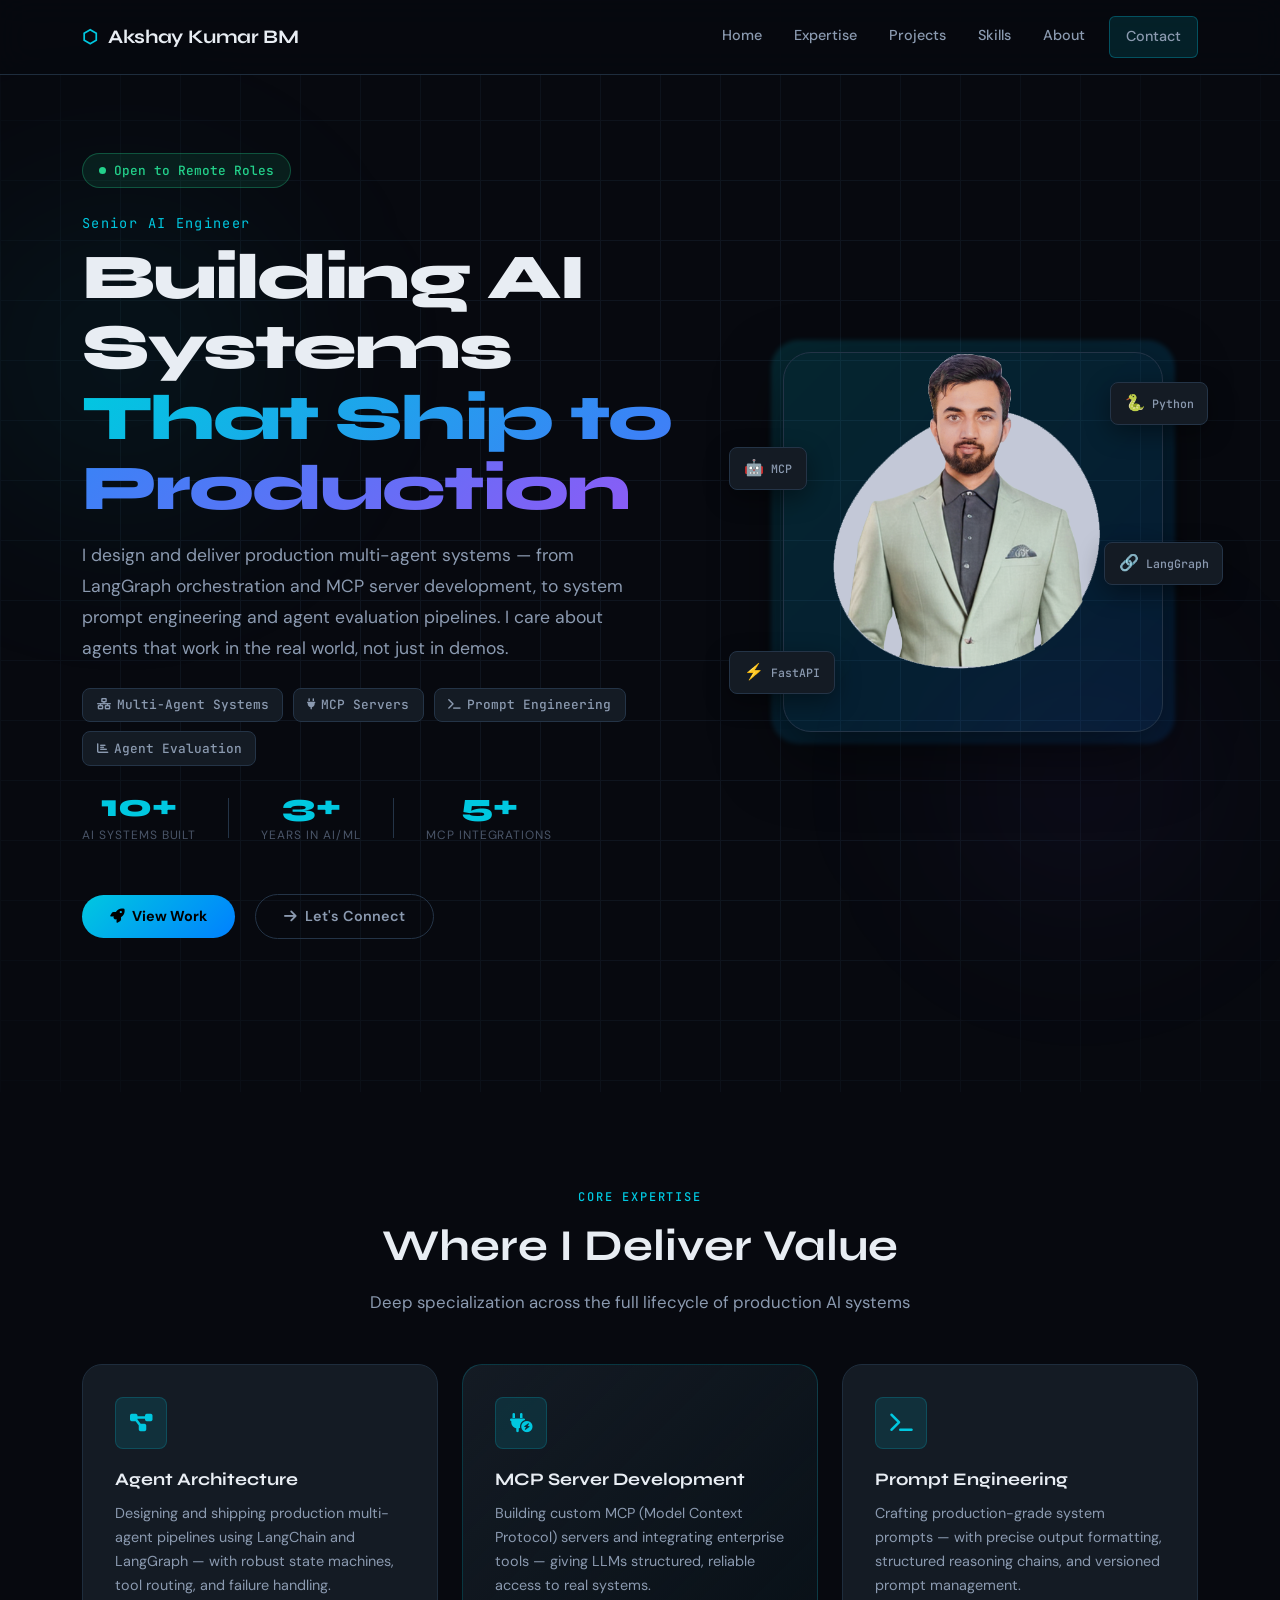
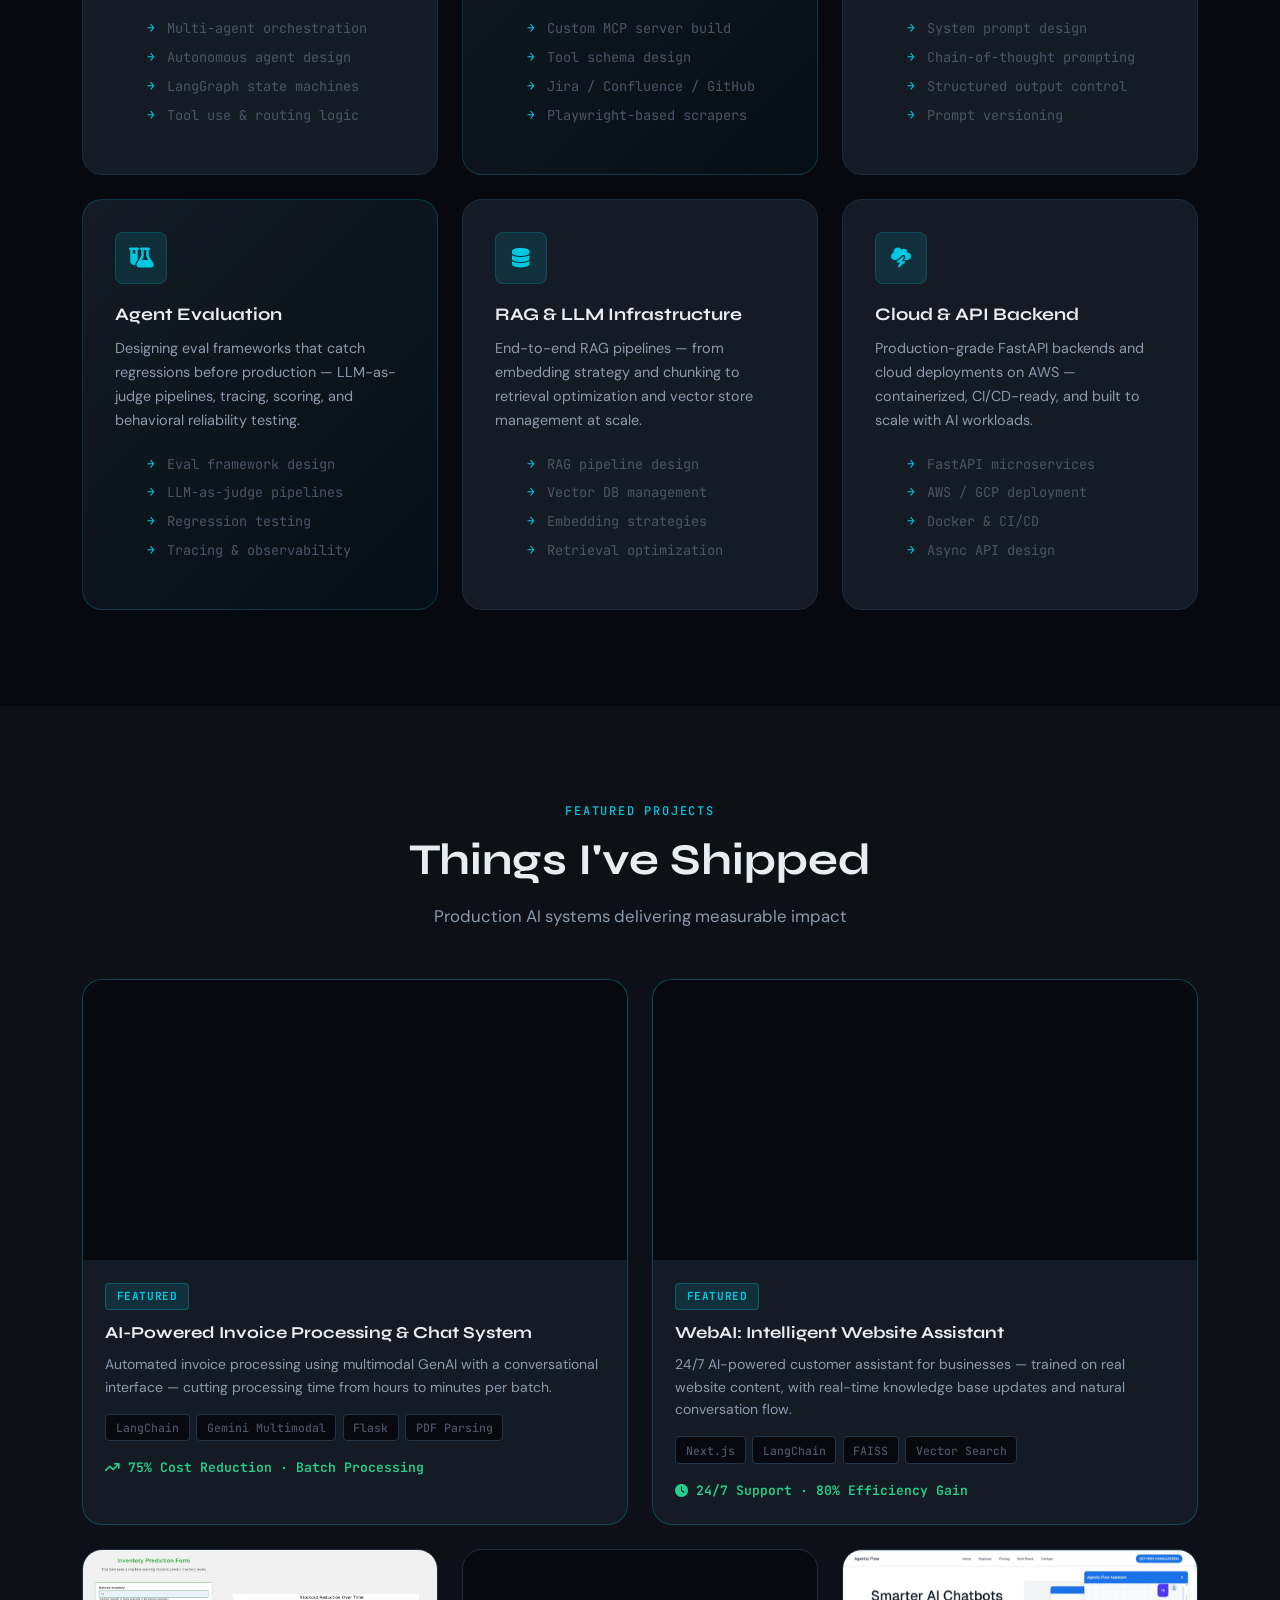
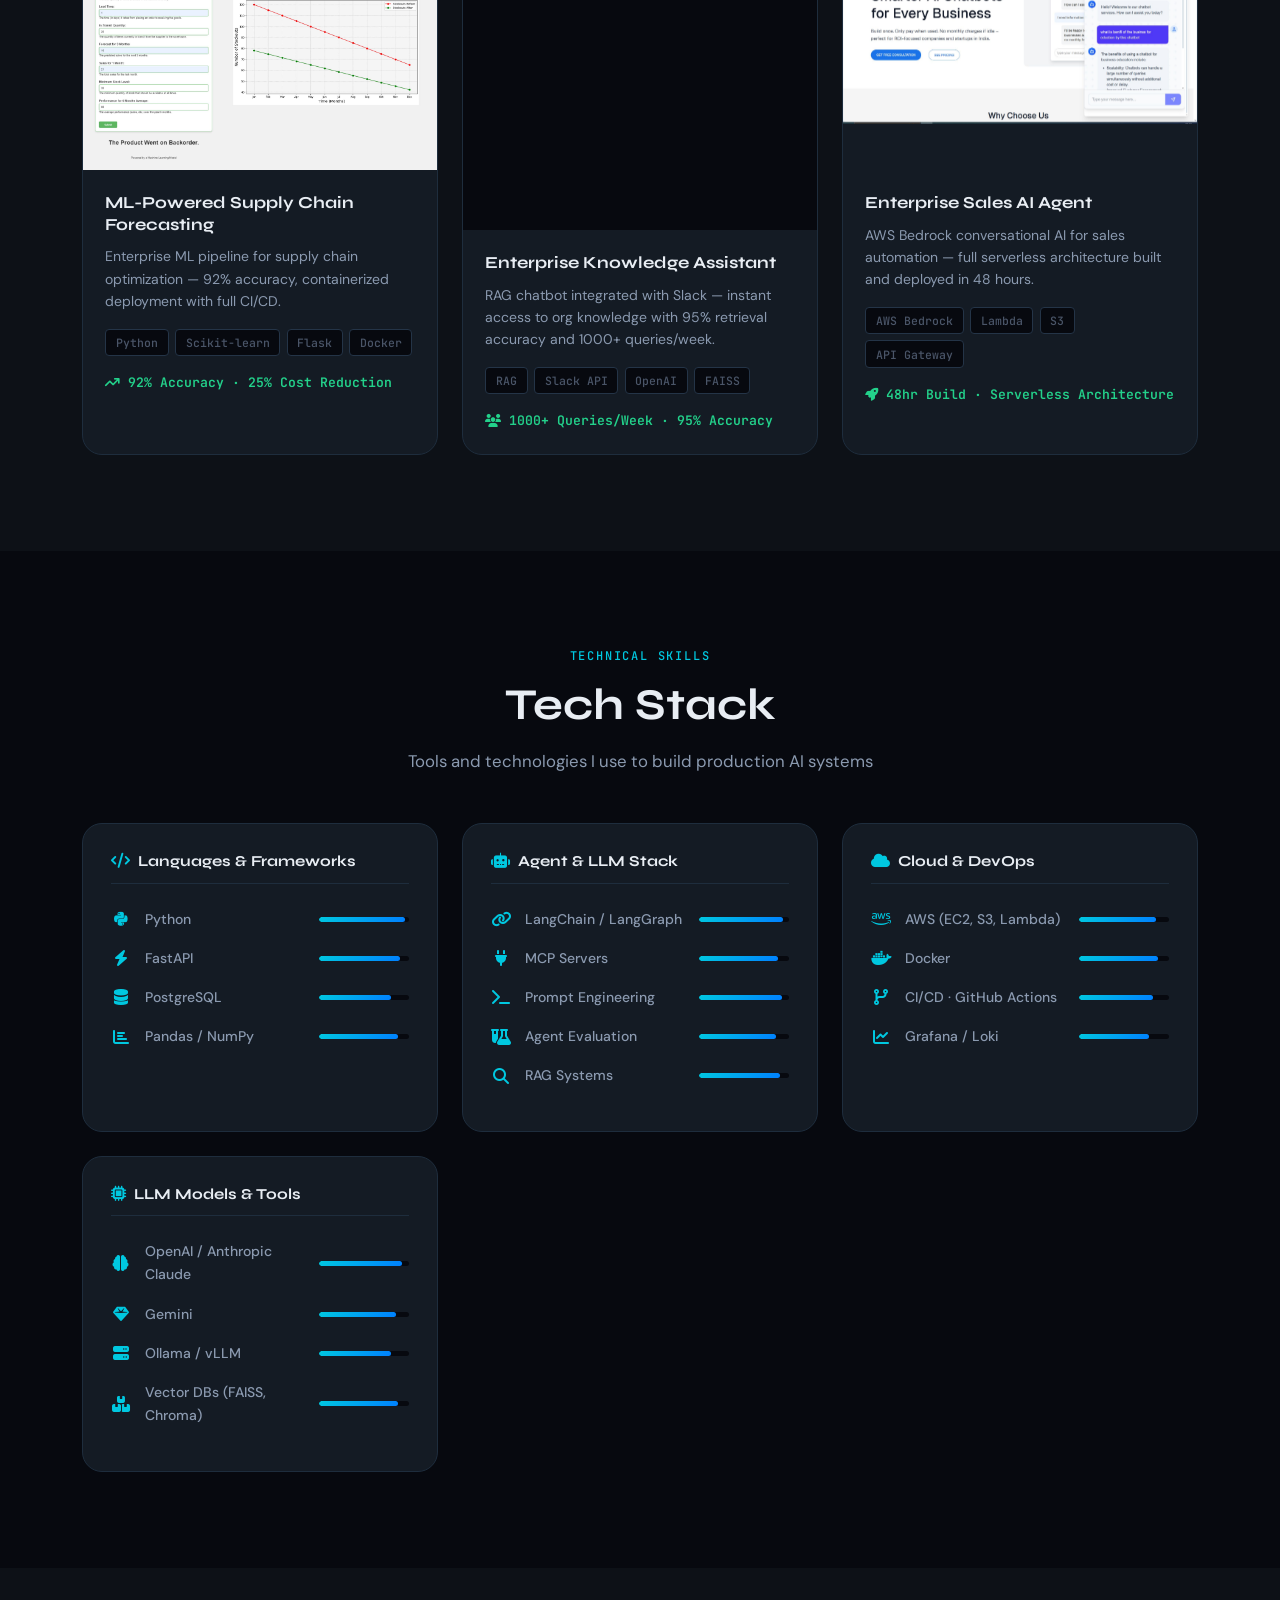
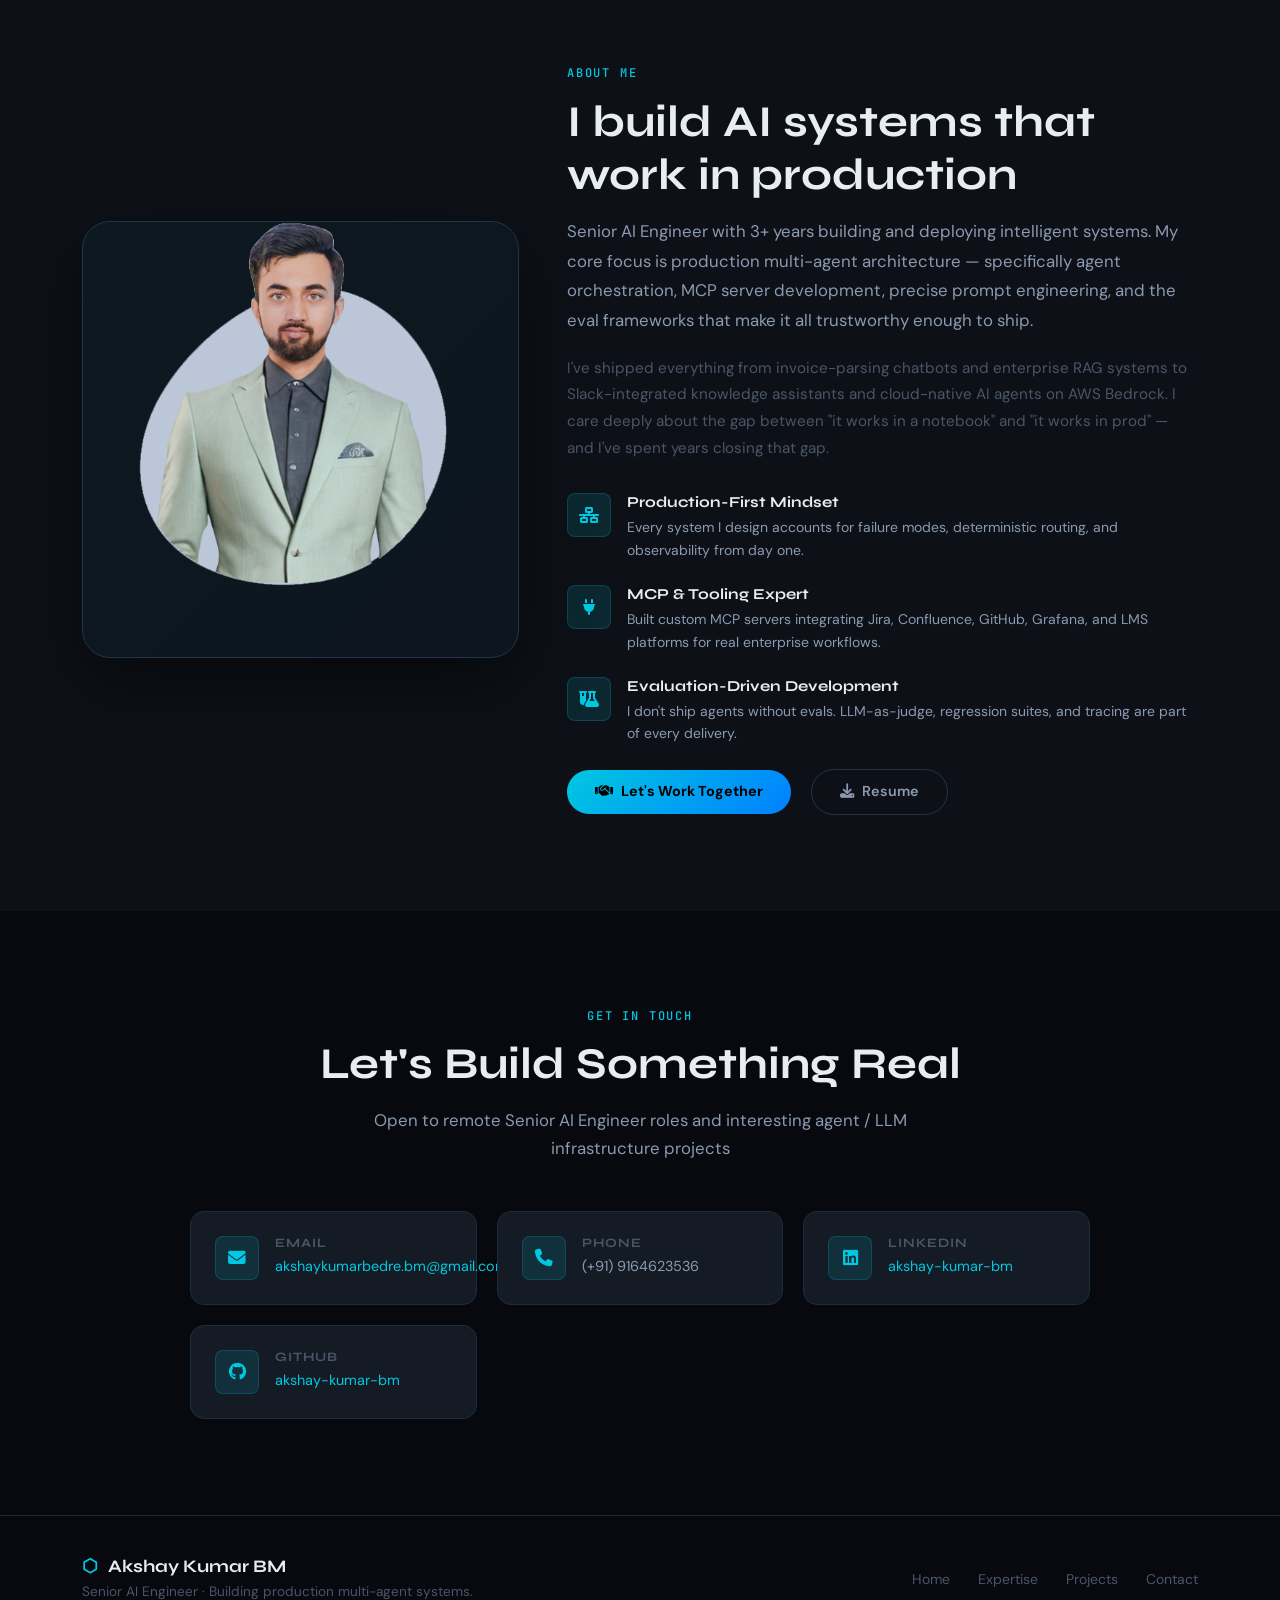
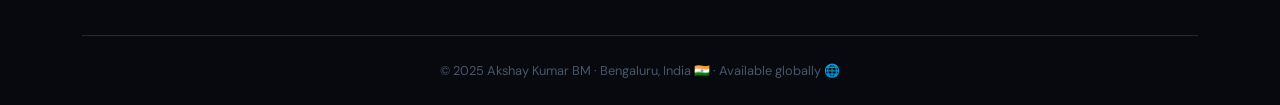
<file: index.html>
<!DOCTYPE html>
<html lang="en">

<head>
    <meta charset="UTF-8">
    <meta name="viewport" content="width=device-width, initial-scale=1.0">
    <title>Akshay Kumar BM — Senior AI Engineer</title>
    <meta name="description" content="Senior AI Engineer specializing in production multi-agent systems, MCP server development, prompt engineering, and agent evaluation. Available for remote roles.">
    <link rel="icon" href="images/about/briefcase.png">
    <link href="https://fonts.googleapis.com/css2?family=Syne:wght@400;500;600;700;800&family=DM+Sans:ital,wght@0,300;0,400;0,500;1,400&family=JetBrains+Mono:wght@400;500&display=swap" rel="stylesheet">
    <link href="https://cdn.jsdelivr.net/npm/bootstrap@5.3.0-alpha1/dist/css/bootstrap.min.css" rel="stylesheet">
    <link rel="stylesheet" href="https://cdnjs.cloudflare.com/ajax/libs/font-awesome/6.4.0/css/all.min.css">
    <link href="styles.css" rel="stylesheet">
    <script type="text/javascript" src="javascipth.js"></script>

    <!-- Google Analytics -->
    <script async src="https://www.googletagmanager.com/gtag/js?id=G-5DHSN7G1JT"></script>
    <script>
        window.dataLayer = window.dataLayer || [];
        function gtag(){dataLayer.push(arguments);}
        gtag('js', new Date());
        gtag('config', 'G-5DHSN7G1JT');
    </script>
</head>

<body>

    <!-- Scroll progress bar -->
    <div class="scroll-progress"></div>

    <!-- Navigation -->
    <nav class="navbar navbar-expand-lg navbar-dark fixed-top">
        <div class="container">
            <a class="navbar-brand" href="#home">
                <span class="brand-icon">⬡</span> Akshay Kumar BM
            </a>
            <button class="navbar-toggler" type="button" data-bs-toggle="collapse" data-bs-target="#navbarNav">
                <span class="navbar-toggler-icon"></span>
            </button>
            <div class="collapse navbar-collapse justify-content-end" id="navbarNav">
                <ul class="navbar-nav">
                    <li class="nav-item"><a class="nav-link" href="#home">Home</a></li>
                    <li class="nav-item"><a class="nav-link" href="#expertise">Expertise</a></li>
                    <li class="nav-item"><a class="nav-link" href="#projects">Projects</a></li>
                    <li class="nav-item"><a class="nav-link" href="#skills">Skills</a></li>
                    <li class="nav-item"><a class="nav-link" href="#about">About</a></li>
                    <li class="nav-item">
                        <a class="nav-link nav-cta" href="#contact">Contact</a>
                    </li>
                </ul>
            </div>
        </div>
    </nav>

    <!-- Hero Section -->
    <section id="home" class="hero-section">
        <div class="hero-grid-bg"></div>
        <div class="hero-glow hero-glow-1"></div>
        <div class="hero-glow hero-glow-2"></div>
        <div class="container">
            <div class="row align-items-center min-vh-100">
                <div class="col-lg-7 hero-content">
                    <div class="status-badge mb-4">
                        <span class="status-dot"></span>
                        Open to Remote Roles
                    </div>
                    <div class="hero-label mb-2">Senior AI Engineer</div>
                    <h1 class="hero-title mb-3">
                        Building AI Systems<br>
                        <span class="highlight-text">That Ship to Production</span>
                    </h1>
                    <p class="hero-subtitle mb-4">
                        I design and deliver production multi-agent systems — from LangGraph orchestration and 
                        MCP server development, to system prompt engineering and agent evaluation pipelines. 
                        I care about agents that work in the real world, not just in demos.
                    </p>
                    <div class="hero-tags mb-4">
                        <span class="hero-tag"><i class="fas fa-network-wired"></i> Multi-Agent Systems</span>
                        <span class="hero-tag"><i class="fas fa-plug"></i> MCP Servers</span>
                        <span class="hero-tag"><i class="fas fa-terminal"></i> Prompt Engineering</span>
                        <span class="hero-tag"><i class="fas fa-chart-bar"></i> Agent Evaluation</span>
                    </div>
                    <div class="hero-stats mb-5">
                        <div class="stat-item">
                            <div class="stat-number">10+</div>
                            <div class="stat-label">AI Systems Built</div>
                        </div>
                        <div class="stat-divider"></div>
                        <div class="stat-item">
                            <div class="stat-number">3+</div>
                            <div class="stat-label">Years in AI/ML</div>
                        </div>
                        <div class="stat-divider"></div>
                        <div class="stat-item">
                            <div class="stat-number">5+</div>
                            <div class="stat-label">MCP Integrations</div>
                        </div>
                    </div>
                    <div class="cta-buttons">
                        <a href="#projects" class="btn btn-primary btn-lg me-3">
                            <i class="fas fa-rocket me-2"></i>View Work
                        </a>
                        <a href="#contact" class="btn btn-outline-light btn-lg">
                            <i class="fas fa-arrow-right me-2"></i>Let's Connect
                        </a>
                    </div>
                </div>
                <div class="col-lg-5 text-center mt-5 mt-lg-0">
                    <div class="hero-image-container">
                        <div class="hero-image-ring"></div>
                        <img src="images/about/akshay.png" alt="Akshay Kumar BM — Senior AI Engineer" class="hero-image">
                        <div class="floating-elements">
                            <div class="floating-card fc-top-right">
                                <span class="fc-icon">🐍</span>
                                <span class="fc-label">Python</span>
                            </div>
                            <div class="floating-card fc-mid-right">
                                <span class="fc-icon">🔗</span>
                                <span class="fc-label">LangGraph</span>
                            </div>
                            <div class="floating-card fc-bottom-left">
                                <span class="fc-icon">⚡</span>
                                <span class="fc-label">FastAPI</span>
                            </div>
                            <div class="floating-card fc-top-left">
                                <span class="fc-icon">🤖</span>
                                <span class="fc-label">MCP</span>
                            </div>
                        </div>
                    </div>
                </div>
            </div>
        </div>
    </section>

    <!-- Expertise Section -->
    <section id="expertise" class="expertise-section">
        <div class="container">
            <div class="section-header text-center mb-5">
                <div class="section-label">Core Expertise</div>
                <h2 class="section-title">Where I Deliver Value</h2>
                <p class="section-subtitle">Deep specialization across the full lifecycle of production AI systems</p>
            </div>
            <div class="row g-4">
                <div class="col-lg-4 col-md-6">
                    <div class="expertise-card">
                        <div class="expertise-icon">
                            <i class="fas fa-diagram-project"></i>
                        </div>
                        <h4>Agent Architecture</h4>
                        <p>Designing and shipping production multi-agent pipelines using LangChain and LangGraph — with robust state machines, tool routing, and failure handling.</p>
                        <ul class="expertise-list">
                            <li>Multi-agent orchestration</li>
                            <li>Autonomous agent design</li>
                            <li>LangGraph state machines</li>
                            <li>Tool use & routing logic</li>
                        </ul>
                    </div>
                </div>
                <div class="col-lg-4 col-md-6">
                    <div class="expertise-card expertise-card--highlight">
                        <div class="expertise-icon">
                            <i class="fas fa-plug-circle-bolt"></i>
                        </div>
                        <h4>MCP Server Development</h4>
                        <p>Building custom MCP (Model Context Protocol) servers and integrating enterprise tools — giving LLMs structured, reliable access to real systems.</p>
                        <ul class="expertise-list">
                            <li>Custom MCP server build</li>
                            <li>Tool schema design</li>
                            <li>Jira / Confluence / GitHub</li>
                            <li>Playwright-based scrapers</li>
                        </ul>
                    </div>
                </div>
                <div class="col-lg-4 col-md-6">
                    <div class="expertise-card">
                        <div class="expertise-icon">
                            <i class="fas fa-terminal"></i>
                        </div>
                        <h4>Prompt Engineering</h4>
                        <p>Crafting production-grade system prompts — with precise output formatting, structured reasoning chains, and versioned prompt management.</p>
                        <ul class="expertise-list">
                            <li>System prompt design</li>
                            <li>Chain-of-thought prompting</li>
                            <li>Structured output control</li>
                            <li>Prompt versioning</li>
                        </ul>
                    </div>
                </div>
                <div class="col-lg-4 col-md-6">
                    <div class="expertise-card expertise-card--highlight">
                        <div class="expertise-icon">
                            <i class="fas fa-flask-vial"></i>
                        </div>
                        <h4>Agent Evaluation</h4>
                        <p>Designing eval frameworks that catch regressions before production — LLM-as-judge pipelines, tracing, scoring, and behavioral reliability testing.</p>
                        <ul class="expertise-list">
                            <li>Eval framework design</li>
                            <li>LLM-as-judge pipelines</li>
                            <li>Regression testing</li>
                            <li>Tracing & observability</li>
                        </ul>
                    </div>
                </div>
                <div class="col-lg-4 col-md-6">
                    <div class="expertise-card">
                        <div class="expertise-icon">
                            <i class="fas fa-database"></i>
                        </div>
                        <h4>RAG & LLM Infrastructure</h4>
                        <p>End-to-end RAG pipelines — from embedding strategy and chunking to retrieval optimization and vector store management at scale.</p>
                        <ul class="expertise-list">
                            <li>RAG pipeline design</li>
                            <li>Vector DB management</li>
                            <li>Embedding strategies</li>
                            <li>Retrieval optimization</li>
                        </ul>
                    </div>
                </div>
                <div class="col-lg-4 col-md-6">
                    <div class="expertise-card">
                        <div class="expertise-icon">
                            <i class="fas fa-cloud-bolt"></i>
                        </div>
                        <h4>Cloud & API Backend</h4>
                        <p>Production-grade FastAPI backends and cloud deployments on AWS — containerized, CI/CD-ready, and built to scale with AI workloads.</p>
                        <ul class="expertise-list">
                            <li>FastAPI microservices</li>
                            <li>AWS / GCP deployment</li>
                            <li>Docker & CI/CD</li>
                            <li>Async API design</li>
                        </ul>
                    </div>
                </div>
            </div>
        </div>
    </section>

    <!-- Projects Section -->
    <section id="projects" class="projects-section">
        <div class="container">
            <div class="section-header text-center mb-5">
                <div class="section-label">Featured Projects</div>
                <h2 class="section-title">Things I've Shipped</h2>
                <p class="section-subtitle">Production AI systems delivering measurable impact</p>
            </div>
            <div class="row g-4">
                <!-- Project 1: Invoice Processing System -->
                <div class="col-lg-6">
                    <div class="project-card featured">
                        <div class="project-video">
                            <iframe src="https://www.linkedin.com/embed/feed/update/urn:li:ugcPost:7331622096768249856?compact=1"
                                    height="300" width="100%" frameborder="0" allowfullscreen
                                    title="AI-Powered Invoice Processing Demo"></iframe>
                            <div class="project-overlay">
                                <div class="project-actions">
                                    <button class="btn btn-sm" onclick="showProjectDetails('invoiceProcessing')">
                                        <i class="fas fa-info-circle me-1"></i>Details
                                    </button>
                                </div>
                            </div>
                        </div>
                        <div class="project-content">
                            <div class="project-badge">Featured</div>
                            <h4>AI-Powered Invoice Processing & Chat System</h4>
                            <p>Automated invoice processing using multimodal GenAI with a conversational interface — cutting processing time from hours to minutes per batch.</p>
                            <div class="project-tech">
                                <span class="tech-tag">LangChain</span>
                                <span class="tech-tag">Gemini Multimodal</span>
                                <span class="tech-tag">Flask</span>
                                <span class="tech-tag">PDF Parsing</span>
                            </div>
                            <div class="project-impact">
                                <i class="fas fa-arrow-trend-up me-2"></i>75% Cost Reduction · Batch Processing
                            </div>
                        </div>
                    </div>
                </div>

                <!-- Project 2: WebAI Restaurant Platform -->
                <div class="col-lg-6">
                    <div class="project-card featured">
                        <div class="project-video">
                            <iframe src="https://www.linkedin.com/embed/feed/update/urn:li:ugcPost:7315381409446088704?compact=1"
                                    height="300" width="100%" frameborder="0" allowfullscreen
                                    title="WebAI Restaurant Intelligence Demo"></iframe>
                            <div class="project-overlay">
                                <div class="project-actions">
                                    <button class="btn btn-sm" onclick="showProjectDetails('webaiRestaurant')">
                                        <i class="fas fa-info-circle me-1"></i>Details
                                    </button>
                                </div>
                            </div>
                        </div>
                        <div class="project-content">
                            <div class="project-badge">Featured</div>
                            <h4>WebAI: Intelligent Website Assistant</h4>
                            <p>24/7 AI-powered customer assistant for businesses — trained on real website content, with real-time knowledge base updates and natural conversation flow.</p>
                            <div class="project-tech">
                                <span class="tech-tag">Next.js</span>
                                <span class="tech-tag">LangChain</span>
                                <span class="tech-tag">FAISS</span>
                                <span class="tech-tag">Vector Search</span>
                            </div>
                            <div class="project-impact">
                                <i class="fas fa-clock me-2"></i>24/7 Support · 80% Efficiency Gain
                            </div>
                        </div>
                    </div>
                </div>

                <!-- Project 3: Backorder Prediction -->
                <div class="col-lg-4">
                    <div class="project-card">
                        <div class="project-image">
                            <img src="images/projects/backorder-prediction.jpg" alt="Supply Chain Forecasting System">
                            <div class="project-overlay">
                                <div class="project-actions">
                                    <button class="btn btn-sm" onclick="showProjectDetails('backorderPrediction')">
                                        <i class="fas fa-info-circle me-1"></i>Details
                                    </button>
                                </div>
                            </div>
                        </div>
                        <div class="project-content">
                            <h4>ML-Powered Supply Chain Forecasting</h4>
                            <p>Enterprise ML pipeline for supply chain optimization — 92% accuracy, containerized deployment with full CI/CD.</p>
                            <div class="project-tech">
                                <span class="tech-tag">Python</span>
                                <span class="tech-tag">Scikit-learn</span>
                                <span class="tech-tag">Flask</span>
                                <span class="tech-tag">Docker</span>
                            </div>
                            <div class="project-impact">
                                <i class="fas fa-arrow-trend-up me-2"></i>92% Accuracy · 25% Cost Reduction
                            </div>
                        </div>
                    </div>
                </div>

                <!-- Project 4: Slack RAG Bot -->
                <div class="col-lg-4">
                    <div class="project-card">
                        <div class="project-video">
                            <iframe src="https://www.linkedin.com/embed/feed/update/urn:li:ugcPost:7331931641566687233?compact=1"
                                    height="250" width="100%" frameborder="0" allowfullscreen
                                    title="Stack RAG Chatbot Demo"></iframe>
                        </div>
                        <div class="project-content">
                            <h4>Enterprise Knowledge Assistant</h4>
                            <p>RAG chatbot integrated with Slack — instant access to org knowledge with 95% retrieval accuracy and 1000+ queries/week.</p>
                            <div class="project-tech">
                                <span class="tech-tag">RAG</span>
                                <span class="tech-tag">Slack API</span>
                                <span class="tech-tag">OpenAI</span>
                                <span class="tech-tag">FAISS</span>
                            </div>
                            <div class="project-impact">
                                <i class="fas fa-users me-2"></i>1000+ Queries/Week · 95% Accuracy
                            </div>
                        </div>
                    </div>
                </div>

                <!-- Project 5: AWS Bedrock Agent -->
                <div class="col-lg-4">
                    <div class="project-card">
                        <div class="project-image-carousel">
                            <div id="bedrockCarousel" class="carousel slide" data-bs-ride="carousel">
                                <div class="carousel-inner">
                                    <div class="carousel-item active">
                                        <img src="images/projects/aws-bedrock-1.jpg" class="d-block w-100" alt="AWS Bedrock Agent Interface">
                                    </div>
                                    <div class="carousel-item">
                                        <img src="images/projects/aws-bedrock-2.jpg" class="d-block w-100" alt="AWS Bedrock Architecture">
                                    </div>
                                </div>
                                <button class="carousel-control-prev" type="button" data-bs-target="#bedrockCarousel" data-bs-slide="prev">
                                    <span class="carousel-control-prev-icon"></span>
                                </button>
                                <button class="carousel-control-next" type="button" data-bs-target="#bedrockCarousel" data-bs-slide="next">
                                    <span class="carousel-control-next-icon"></span>
                                </button>
                            </div>
                            <div class="project-overlay">
                                <div class="project-actions">
                                    <button class="btn btn-sm" onclick="showProjectDetails('awsBedrockAgent')">
                                        <i class="fas fa-info-circle me-1"></i>Details
                                    </button>
                                </div>
                            </div>
                        </div>
                        <div class="project-content">
                            <h4>Enterprise Sales AI Agent</h4>
                            <p>AWS Bedrock conversational AI for sales automation — full serverless architecture built and deployed in 48 hours.</p>
                            <div class="project-tech">
                                <span class="tech-tag">AWS Bedrock</span>
                                <span class="tech-tag">Lambda</span>
                                <span class="tech-tag">S3</span>
                                <span class="tech-tag">API Gateway</span>
                            </div>
                            <div class="project-impact">
                                <i class="fas fa-rocket me-2"></i>48hr Build · Serverless Architecture
                            </div>
                        </div>
                    </div>
                </div>
            </div>
        </div>
    </section>

    <!-- Skills Section -->
    <section id="skills" class="skills-section">
        <div class="container">
            <div class="section-header text-center mb-5">
                <div class="section-label">Technical Skills</div>
                <h2 class="section-title">Tech Stack</h2>
                <p class="section-subtitle">Tools and technologies I use to build production AI systems</p>
            </div>
            <div class="skills-grid">
                <div class="skill-category">
                    <h4><i class="fas fa-code me-2"></i>Languages & Frameworks</h4>
                    <div class="skills-list">
                        <div class="skill-item">
                            <i class="fab fa-python"></i>
                            <span>Python</span>
                            <div class="skill-level" data-level="95"></div>
                        </div>
                        <div class="skill-item">
                            <i class="fas fa-bolt"></i>
                            <span>FastAPI</span>
                            <div class="skill-level" data-level="90"></div>
                        </div>
                        <div class="skill-item">
                            <i class="fas fa-database"></i>
                            <span>PostgreSQL</span>
                            <div class="skill-level" data-level="80"></div>
                        </div>
                        <div class="skill-item">
                            <i class="fas fa-chart-bar"></i>
                            <span>Pandas / NumPy</span>
                            <div class="skill-level" data-level="88"></div>
                        </div>
                    </div>
                </div>
                <div class="skill-category">
                    <h4><i class="fas fa-robot me-2"></i>Agent & LLM Stack</h4>
                    <div class="skills-list">
                        <div class="skill-item">
                            <i class="fas fa-link"></i>
                            <span>LangChain / LangGraph</span>
                            <div class="skill-level" data-level="93"></div>
                        </div>
                        <div class="skill-item">
                            <i class="fas fa-plug"></i>
                            <span>MCP Servers</span>
                            <div class="skill-level" data-level="88"></div>
                        </div>
                        <div class="skill-item">
                            <i class="fas fa-terminal"></i>
                            <span>Prompt Engineering</span>
                            <div class="skill-level" data-level="92"></div>
                        </div>
                        <div class="skill-item">
                            <i class="fas fa-flask-vial"></i>
                            <span>Agent Evaluation</span>
                            <div class="skill-level" data-level="85"></div>
                        </div>
                        <div class="skill-item">
                            <i class="fas fa-search"></i>
                            <span>RAG Systems</span>
                            <div class="skill-level" data-level="90"></div>
                        </div>
                    </div>
                </div>
                <div class="skill-category">
                    <h4><i class="fas fa-cloud me-2"></i>Cloud & DevOps</h4>
                    <div class="skills-list">
                        <div class="skill-item">
                            <i class="fab fa-aws"></i>
                            <span>AWS (EC2, S3, Lambda)</span>
                            <div class="skill-level" data-level="85"></div>
                        </div>
                        <div class="skill-item">
                            <i class="fab fa-docker"></i>
                            <span>Docker</span>
                            <div class="skill-level" data-level="88"></div>
                        </div>
                        <div class="skill-item">
                            <i class="fas fa-code-branch"></i>
                            <span>CI/CD · GitHub Actions</span>
                            <div class="skill-level" data-level="82"></div>
                        </div>
                        <div class="skill-item">
                            <i class="fas fa-chart-line"></i>
                            <span>Grafana / Loki</span>
                            <div class="skill-level" data-level="78"></div>
                        </div>
                    </div>
                </div>
                <div class="skill-category">
                    <h4><i class="fas fa-microchip me-2"></i>LLM Models & Tools</h4>
                    <div class="skills-list">
                        <div class="skill-item">
                            <i class="fas fa-brain"></i>
                            <span>OpenAI / Anthropic Claude</span>
                            <div class="skill-level" data-level="92"></div>
                        </div>
                        <div class="skill-item">
                            <i class="fas fa-gem"></i>
                            <span>Gemini</span>
                            <div class="skill-level" data-level="85"></div>
                        </div>
                        <div class="skill-item">
                            <i class="fas fa-server"></i>
                            <span>Ollama / vLLM</span>
                            <div class="skill-level" data-level="80"></div>
                        </div>
                        <div class="skill-item">
                            <i class="fas fa-boxes-stacked"></i>
                            <span>Vector DBs (FAISS, Chroma)</span>
                            <div class="skill-level" data-level="88"></div>
                        </div>
                    </div>
                </div>
            </div>
        </div>
    </section>

    <!-- About Section -->
    <section id="about" class="about-section">
        <div class="container">
            <div class="row align-items-center g-5">
                <div class="col-lg-5">
                    <div class="about-image">
                        <div class="about-image-frame">
                            <img src="images/about/akshay.png" alt="Akshay Kumar BM" class="img-fluid">
                        </div>
                    </div>
                </div>
                <div class="col-lg-7">
                    <div class="about-content">
                        <div class="section-label">About Me</div>
                        <h2 class="section-title">I build AI systems that work in production</h2>
                        <p class="about-lead">
                            Senior AI Engineer with 3+ years building and deploying intelligent systems. 
                            My core focus is production multi-agent architecture — specifically agent orchestration, 
                            MCP server development, precise prompt engineering, and the eval frameworks that 
                            make it all trustworthy enough to ship.
                        </p>
                        <p class="about-body">
                            I've shipped everything from invoice-parsing chatbots and enterprise RAG systems 
                            to Slack-integrated knowledge assistants and cloud-native AI agents on AWS Bedrock. 
                            I care deeply about the gap between "it works in a notebook" and "it works in prod" — 
                            and I've spent years closing that gap.
                        </p>
                        <div class="about-highlights">
                            <div class="highlight-item">
                                <div class="highlight-icon"><i class="fas fa-network-wired"></i></div>
                                <div>
                                    <h5>Production-First Mindset</h5>
                                    <p>Every system I design accounts for failure modes, deterministic routing, and observability from day one.</p>
                                </div>
                            </div>
                            <div class="highlight-item">
                                <div class="highlight-icon"><i class="fas fa-plug"></i></div>
                                <div>
                                    <h5>MCP & Tooling Expert</h5>
                                    <p>Built custom MCP servers integrating Jira, Confluence, GitHub, Grafana, and LMS platforms for real enterprise workflows.</p>
                                </div>
                            </div>
                            <div class="highlight-item">
                                <div class="highlight-icon"><i class="fas fa-flask-vial"></i></div>
                                <div>
                                    <h5>Evaluation-Driven Development</h5>
                                    <p>I don't ship agents without evals. LLM-as-judge, regression suites, and tracing are part of every delivery.</p>
                                </div>
                            </div>
                        </div>
                        <div class="about-cta mt-4">
                            <a href="#contact" class="btn btn-primary btn-lg me-3">
                                <i class="fas fa-handshake me-2"></i>Let's Work Together
                            </a>
                            <a href="#" class="btn btn-outline-light btn-lg">
                                <i class="fas fa-download me-2"></i>Resume
                            </a>
                        </div>
                    </div>
                </div>
            </div>
        </div>
    </section>

    <!-- Contact Section -->
    <section id="contact" class="contact-section">
        <div class="container">
            <div class="section-header text-center mb-5">
                <div class="section-label">Get In Touch</div>
                <h2 class="section-title">Let's Build Something Real</h2>
                <p class="section-subtitle">Open to remote Senior AI Engineer roles and interesting agent / LLM infrastructure projects</p>
            </div>
            <div class="contact-info-grid">
                <div class="contact-info-item">
                    <div class="contact-icon"><i class="fas fa-envelope"></i></div>
                    <div>
                        <h5>Email</h5>
                        <p><a href="mailto:akshaykumarbedre.bm@gmail.com">akshaykumarbedre.bm@gmail.com</a></p>
                    </div>
                </div>
                <div class="contact-info-item">
                    <div class="contact-icon"><i class="fas fa-phone"></i></div>
                    <div>
                        <h5>Phone</h5>
                        <p>(+91) 9164623536</p>
                    </div>
                </div>
                <div class="contact-info-item">
                    <div class="contact-icon"><i class="fab fa-linkedin"></i></div>
                    <div>
                        <h5>LinkedIn</h5>
                        <p><a href="https://www.linkedin.com/in/akshay-kumar-bm/" target="_blank" rel="noopener">akshay-kumar-bm</a></p>
                    </div>
                </div>
                <div class="contact-info-item">
                    <div class="contact-icon"><i class="fab fa-github"></i></div>
                    <div>
                        <h5>GitHub</h5>
                        <p><a href="https://github.com/akshay-kumar-bm" target="_blank" rel="noopener">akshay-kumar-bm</a></p>
                    </div>
                </div>
            </div>
        </div>
    </section>

    <!-- Footer -->
    <footer class="footer">
        <div class="container">
            <div class="footer-content">
                <div class="footer-brand">
                    <h5><span class="brand-icon">⬡</span> Akshay Kumar BM</h5>
                    <p>Senior AI Engineer · Building production multi-agent systems.</p>
                </div>
                <div class="footer-links">
                    <a href="#home">Home</a>
                    <a href="#expertise">Expertise</a>
                    <a href="#projects">Projects</a>
                    <a href="#contact">Contact</a>
                </div>
            </div>
            <div class="footer-bottom">
                <p>&copy; 2025 Akshay Kumar BM · Bengaluru, India 🇮🇳 · Available globally 🌐</p>
            </div>
        </div>
    </footer>

    <!-- Project Modal -->
    <div class="modal fade" id="projectModal" tabindex="-1">
        <div class="modal-dialog modal-lg">
            <div class="modal-content">
                <div class="modal-header">
                    <h5 class="modal-title" id="projectModalLabel"></h5>
                    <button type="button" class="btn-close" data-bs-dismiss="modal"></button>
                </div>
                <div class="modal-body">
                    <p id="modalDescription"></p>
                    <h6>Technologies Used:</h6>
                    <ul id="modalTechnologies"></ul>
                    <h6>Key Features:</h6>
                    <ul id="modalFeatures"></ul>
                </div>
            </div>
        </div>
    </div>

    <script src="https://cdn.jsdelivr.net/npm/bootstrap@5.3.0-alpha1/dist/js/bootstrap.bundle.min.js"></script>
    <script>
        // Scroll progress bar
        window.addEventListener('scroll', () => {
            const scrollTop = window.scrollY;
            const docHeight = document.documentElement.scrollHeight - window.innerHeight;
            const progress = (scrollTop / docHeight) * 100;
            document.querySelector('.scroll-progress').style.width = progress + '%';
        });
    </script>
</body>
</html>
</file>
<file: styles.css>
/* ============================================
   AKSHAY KUMAR BM — PORTFOLIO
   Design: Refined Dark Engineering Aesthetic
   Fonts: Syne (headings) + DM Sans (body) + JetBrains Mono (code)
   Palette: Deep navy bg · Cyan accent · Amber highlight
   ============================================ */

@import url('https://fonts.googleapis.com/css2?family=Syne:wght@400;500;600;700;800&family=DM+Sans:ital,wght@0,300;0,400;0,500;1,400&family=JetBrains+Mono:wght@400;500&display=swap');

/* ---- Reset & Variables ---- */
*, *::before, *::after { margin: 0; padding: 0; box-sizing: border-box; }

:root {
    --bg-deep:      #07090f;
    --bg-base:      #0d1117;
    --bg-card:      #141b24;
    --bg-card-hover:#18212d;
    --border:       #1e2d3d;
    --border-light: #243447;

    --cyan:         #00c8e0;
    --cyan-dim:     rgba(0, 200, 224, 0.12);
    --cyan-glow:    rgba(0, 200, 224, 0.25);
    --amber:        #f0b429;
    --amber-dim:    rgba(240, 180, 41, 0.1);
    --green:        #23d18b;
    --green-dim:    rgba(35, 209, 139, 0.1);

    --text-primary: #e8edf3;
    --text-secondary: #8b9ab0;
    --text-muted:   #4a5568;

    --gradient-main: linear-gradient(135deg, var(--cyan), #0080ff);
    --gradient-hero: linear-gradient(135deg, var(--cyan) 0%, #3b82f6 50%, #8b5cf6 100%);
    --gradient-amber: linear-gradient(135deg, var(--amber), #f97316);

    --radius-sm:    8px;
    --radius-md:    14px;
    --radius-lg:    20px;
    --radius-xl:    28px;

    --shadow-card:  0 4px 24px rgba(0,0,0,0.4);
    --shadow-hover: 0 16px 48px rgba(0,0,0,0.5), 0 0 0 1px var(--border-light);
    --shadow-glow:  0 0 40px var(--cyan-glow);

    --transition: 0.3s cubic-bezier(0.4, 0, 0.2, 1);
}

/* ---- Base ---- */
html { scroll-behavior: smooth; }

body {
    font-family: 'DM Sans', sans-serif;
    font-weight: 400;
    color: var(--text-primary);
    background: var(--bg-base);
    overflow-x: hidden;
    line-height: 1.65;
}

/* ---- Scroll Progress ---- */
.scroll-progress {
    position: fixed;
    top: 0; left: 0;
    height: 2px;
    width: 0%;
    background: var(--gradient-main);
    z-index: 9999;
    transition: width 0.1s linear;
}

/* ---- Typography ---- */
h1, h2, h3, h4, h5, h6 {
    font-family: 'Syne', sans-serif;
    line-height: 1.2;
}

.section-label {
    font-family: 'JetBrains Mono', monospace;
    font-size: 0.75rem;
    font-weight: 500;
    letter-spacing: 0.15em;
    text-transform: uppercase;
    color: var(--cyan);
    margin-bottom: 0.75rem;
    display: block;
}

.section-title {
    font-family: 'Syne', sans-serif;
    font-size: clamp(2rem, 4vw, 2.75rem);
    font-weight: 700;
    color: var(--text-primary);
    margin-bottom: 1rem;
}

.section-subtitle {
    font-size: 1.05rem;
    color: var(--text-secondary);
    max-width: 560px;
    margin: 0 auto;
}

/* ---- Scroll Progress ---- */
.scroll-progress {
    position: fixed;
    top: 0; left: 0;
    height: 2px;
    background: var(--gradient-main);
    z-index: 10000;
    transition: width 0.1s;
}

/* ---- Navigation ---- */
.navbar {
    background: rgba(7, 9, 15, 0.85) !important;
    backdrop-filter: blur(16px);
    border-bottom: 1px solid var(--border);
    padding: 1rem 0;
    transition: all var(--transition);
}

.navbar.scrolled {
    background: rgba(7, 9, 15, 0.97) !important;
    box-shadow: 0 4px 30px rgba(0,0,0,0.5);
}

.navbar-brand {
    font-family: 'Syne', sans-serif;
    font-size: 1.2rem;
    font-weight: 700;
    color: var(--text-primary) !important;
    letter-spacing: -0.02em;
}

.brand-icon {
    color: var(--cyan);
    margin-right: 6px;
    font-size: 1.1rem;
}

.navbar-nav .nav-link {
    font-family: 'DM Sans', sans-serif;
    font-size: 0.9rem;
    color: var(--text-secondary) !important;
    font-weight: 500;
    padding: 0.5rem 1rem !important;
    transition: color var(--transition);
    position: relative;
}

.navbar-nav .nav-link::after {
    content: '';
    position: absolute;
    bottom: 0; left: 1rem; right: 1rem;
    height: 1px;
    background: var(--cyan);
    transform: scaleX(0);
    transition: transform var(--transition);
}

.navbar-nav .nav-link:hover {
    color: var(--text-primary) !important;
}

.navbar-nav .nav-link:hover::after { transform: scaleX(1); }

.nav-cta {
    background: var(--cyan-dim);
    border: 1px solid rgba(0, 200, 224, 0.3);
    border-radius: 6px;
    color: var(--cyan) !important;
    margin-left: 0.5rem;
}

.nav-cta:hover {
    background: rgba(0, 200, 224, 0.2) !important;
    color: var(--cyan) !important;
}

/* ---- Hero Section ---- */
.hero-section {
    min-height: 100vh;
    position: relative;
    background: var(--bg-deep);
    overflow: hidden;
    display: flex;
    align-items: center;
}

.hero-grid-bg {
    position: absolute;
    inset: 0;
    background-image:
        linear-gradient(var(--border) 1px, transparent 1px),
        linear-gradient(90deg, var(--border) 1px, transparent 1px);
    background-size: 60px 60px;
    opacity: 0.35;
    mask-image: radial-gradient(ellipse 80% 80% at 50% 50%, black 40%, transparent 100%);
}

.hero-glow {
    position: absolute;
    border-radius: 50%;
    filter: blur(80px);
    pointer-events: none;
}

.hero-glow-1 {
    width: 500px; height: 500px;
    background: radial-gradient(circle, rgba(0, 200, 224, 0.08) 0%, transparent 70%);
    top: 10%; left: -10%;
}

.hero-glow-2 {
    width: 400px; height: 400px;
    background: radial-gradient(circle, rgba(139, 92, 246, 0.07) 0%, transparent 70%);
    bottom: 10%; right: 0%;
}

.hero-content { position: relative; z-index: 2; }

.status-badge {
    display: inline-flex;
    align-items: center;
    gap: 8px;
    background: var(--green-dim);
    border: 1px solid rgba(35, 209, 139, 0.3);
    color: var(--green);
    padding: 0.4rem 1rem;
    border-radius: 50px;
    font-size: 0.8rem;
    font-weight: 500;
    font-family: 'JetBrains Mono', monospace;
}

.status-dot {
    width: 7px; height: 7px;
    background: var(--green);
    border-radius: 50%;
    animation: pulse-dot 2s ease-in-out infinite;
}

@keyframes pulse-dot {
    0%, 100% { opacity: 1; transform: scale(1); }
    50% { opacity: 0.5; transform: scale(0.8); }
}

.hero-label {
    font-family: 'JetBrains Mono', monospace;
    font-size: 0.85rem;
    color: var(--cyan);
    letter-spacing: 0.1em;
}

.hero-title {
    font-family: 'Syne', sans-serif;
    font-size: clamp(2.5rem, 5.5vw, 4rem);
    font-weight: 800;
    line-height: 1.1;
    letter-spacing: -0.03em;
    color: var(--text-primary);
}

.highlight-text {
    background: var(--gradient-hero);
    -webkit-background-clip: text;
    -webkit-text-fill-color: transparent;
    background-clip: text;
}

.hero-subtitle {
    font-size: 1.1rem;
    color: var(--text-secondary);
    line-height: 1.75;
    max-width: 580px;
}

.hero-tags {
    display: flex;
    flex-wrap: wrap;
    gap: 0.6rem;
}

.hero-tag {
    display: inline-flex;
    align-items: center;
    gap: 6px;
    background: var(--bg-card);
    border: 1px solid var(--border-light);
    color: var(--text-secondary);
    padding: 0.35rem 0.85rem;
    border-radius: var(--radius-sm);
    font-size: 0.8rem;
    font-family: 'JetBrains Mono', monospace;
    font-weight: 500;
    transition: all var(--transition);
}

.hero-tag:hover {
    border-color: var(--cyan);
    color: var(--cyan);
    background: var(--cyan-dim);
}

.hero-tag i { font-size: 0.7rem; }

/* Hero Stats */
.hero-stats {
    display: flex;
    align-items: center;
    gap: 2rem;
}

.stat-item { text-align: center; }

.stat-number {
    font-family: 'Syne', sans-serif;
    font-size: 2rem;
    font-weight: 800;
    color: var(--cyan);
    line-height: 1;
}

.stat-label {
    font-size: 0.75rem;
    color: var(--text-muted);
    text-transform: uppercase;
    letter-spacing: 0.08em;
    margin-top: 4px;
}

.stat-divider {
    width: 1px;
    height: 40px;
    background: var(--border-light);
}

/* Hero Image */
.hero-image-container {
    position: relative;
    display: inline-block;
    z-index: 2;
}

.hero-image-ring {
    position: absolute;
    inset: -12px;
    border-radius: var(--radius-xl);
    background: var(--gradient-main);
    opacity: 0.15;
    filter: blur(2px);
    z-index: -1;
}

.hero-image {
    max-width: 380px;
    width: 100%;
    border-radius: var(--radius-xl);
    display: block;
    box-shadow: 0 24px 64px rgba(0,0,0,0.5);
    border: 1px solid var(--border-light);
}

/* Floating Cards */
.floating-elements {
    position: absolute;
    inset: 0;
    pointer-events: none;
}

.floating-card {
    position: absolute;
    background: var(--bg-card);
    border: 1px solid var(--border-light);
    border-radius: var(--radius-sm);
    padding: 0.45rem 0.85rem;
    display: flex;
    align-items: center;
    gap: 7px;
    box-shadow: 0 8px 24px rgba(0,0,0,0.4);
    animation: floatCard 6s ease-in-out infinite;
    white-space: nowrap;
}

.fc-label {
    font-family: 'JetBrains Mono', monospace;
    font-size: 0.72rem;
    color: var(--text-secondary);
    font-weight: 500;
}

.fc-top-right  { top: 8%;  right: -12%; animation-delay: 0s;  }
.fc-mid-right  { top: 50%; right: -16%; animation-delay: -1.5s; }
.fc-bottom-left{ bottom: 10%; left: -14%; animation-delay: -3s; }
.fc-top-left   { top: 25%;  left: -14%; animation-delay: -4.5s; }

@keyframes floatCard {
    0%, 100% { transform: translateY(0px); }
    50%       { transform: translateY(-10px); }
}

/* ---- Buttons ---- */
.btn {
    font-family: 'DM Sans', sans-serif;
    font-weight: 600;
    font-size: 0.9rem;
    padding: 0.7rem 1.75rem;
    border-radius: 50px;
    border: none;
    transition: all var(--transition);
    display: inline-flex;
    align-items: center;
    text-decoration: none;
    cursor: pointer;
}

.btn-primary {
    background: var(--gradient-main);
    color: #000;
    font-weight: 700;
}

.btn-primary:hover {
    transform: translateY(-2px);
    box-shadow: 0 12px 30px var(--cyan-glow);
    color: #000;
}

.btn-outline-light {
    background: transparent;
    border: 1.5px solid var(--border-light);
    color: var(--text-secondary);
}

.btn-outline-light:hover {
    border-color: var(--text-secondary);
    color: var(--text-primary);
    transform: translateY(-2px);
}

/* ---- Sections ---- */
section { padding: 6rem 0; }
.section-header { margin-bottom: 3rem; }

/* ---- Expertise Section ---- */
.expertise-section { background: var(--bg-deep); }

.expertise-card {
    background: var(--bg-card);
    border: 1px solid var(--border);
    border-radius: var(--radius-lg);
    padding: 2rem;
    height: 100%;
    transition: all var(--transition);
    position: relative;
    overflow: hidden;
}

.expertise-card::before {
    content: '';
    position: absolute;
    top: 0; left: 0; right: 0;
    height: 2px;
    background: var(--gradient-main);
    transform: scaleX(0);
    transition: transform var(--transition);
    transform-origin: left;
}

.expertise-card:hover::before { transform: scaleX(1); }

.expertise-card:hover {
    border-color: var(--border-light);
    transform: translateY(-6px);
    box-shadow: var(--shadow-hover);
    background: var(--bg-card-hover);
}

.expertise-card--highlight {
    border-color: rgba(0, 200, 224, 0.2);
    background: linear-gradient(135deg, var(--bg-card) 0%, rgba(0, 200, 224, 0.03) 100%);
}

.expertise-icon {
    width: 52px; height: 52px;
    background: var(--cyan-dim);
    border: 1px solid rgba(0, 200, 224, 0.2);
    border-radius: var(--radius-sm);
    display: flex;
    align-items: center;
    justify-content: center;
    font-size: 1.25rem;
    color: var(--cyan);
    margin-bottom: 1.25rem;
    transition: all var(--transition);
}

.expertise-card:hover .expertise-icon {
    background: var(--cyan);
    color: #000;
    border-color: var(--cyan);
}

.expertise-card h4 {
    font-family: 'Syne', sans-serif;
    font-size: 1.1rem;
    font-weight: 700;
    color: var(--text-primary);
    margin-bottom: 0.75rem;
}

.expertise-card p {
    font-size: 0.9rem;
    color: var(--text-secondary);
    line-height: 1.65;
    margin-bottom: 1.25rem;
}

.expertise-list {
    list-style: none;
}

.expertise-list li {
    position: relative;
    padding-left: 1.25rem;
    margin-bottom: 0.4rem;
    font-size: 0.85rem;
    color: var(--text-muted);
    font-family: 'JetBrains Mono', monospace;
}

.expertise-list li::before {
    content: '→';
    position: absolute;
    left: 0;
    color: var(--cyan);
    font-size: 0.8rem;
}

/* ---- Projects Section ---- */
.projects-section { background: var(--bg-base); }

.project-card {
    background: var(--bg-card);
    border: 1px solid var(--border);
    border-radius: var(--radius-lg);
    overflow: hidden;
    height: 100%;
    transition: all var(--transition);
}

.project-card:hover {
    border-color: var(--border-light);
    transform: translateY(-6px);
    box-shadow: var(--shadow-hover);
}

.project-card.featured {
    border-color: rgba(0, 200, 224, 0.25);
}

.project-card.featured:hover {
    border-color: rgba(0, 200, 224, 0.5);
    box-shadow: 0 20px 50px rgba(0,0,0,0.4), 0 0 0 1px rgba(0, 200, 224, 0.3);
}

.project-image {
    position: relative;
    height: 220px;
    overflow: hidden;
}

.project-image img {
    width: 100%; height: 100%;
    object-fit: cover;
    transition: transform var(--transition);
}

.project-card:hover .project-image img { transform: scale(1.06); }

.project-video {
    position: relative;
    height: 280px;
    background: var(--bg-deep);
    overflow: hidden;
}

.project-video iframe {
    width: 100%; height: 100%;
    border: none;
}

.project-image-carousel {
    position: relative;
    height: 220px;
    overflow: hidden;
}

.project-image-carousel .carousel-inner,
.project-image-carousel .carousel-item { height: 100%; }

.project-image-carousel img {
    width: 100%; height: 100%;
    object-fit: cover;
}

.project-overlay {
    position: absolute;
    inset: 0;
    background: rgba(0,0,0,0.55);
    display: flex;
    align-items: flex-start;
    justify-content: flex-end;
    padding: 0.85rem;
    opacity: 0;
    transition: opacity var(--transition);
    pointer-events: none;
}

.project-card:hover .project-overlay {
    opacity: 1;
    pointer-events: auto;
}

.project-actions .btn {
    background: rgba(255,255,255,0.92);
    color: #0d1117;
    font-size: 0.78rem;
    padding: 0.35rem 0.75rem;
    border-radius: 6px;
    font-weight: 700;
}

.project-actions .btn:hover {
    background: #fff;
    transform: none;
    box-shadow: 0 4px 12px rgba(0,0,0,0.3);
}

.project-content { padding: 1.4rem; }

.project-badge {
    display: inline-block;
    background: var(--cyan-dim);
    border: 1px solid rgba(0, 200, 224, 0.3);
    color: var(--cyan);
    padding: 0.2rem 0.65rem;
    border-radius: 4px;
    font-size: 0.7rem;
    font-weight: 700;
    font-family: 'JetBrains Mono', monospace;
    letter-spacing: 0.05em;
    text-transform: uppercase;
    margin-bottom: 0.75rem;
}

.project-content h4 {
    font-family: 'Syne', sans-serif;
    font-size: 1.05rem;
    font-weight: 700;
    color: var(--text-primary);
    margin-bottom: 0.6rem;
    line-height: 1.3;
}

.project-content p {
    font-size: 0.875rem;
    color: var(--text-secondary);
    line-height: 1.6;
    margin-bottom: 1rem;
}

.project-tech {
    display: flex;
    flex-wrap: wrap;
    gap: 0.4rem;
    margin-bottom: 1rem;
}

.tech-tag {
    background: var(--bg-deep);
    border: 1px solid var(--border-light);
    color: var(--text-muted);
    padding: 0.2rem 0.6rem;
    border-radius: 4px;
    font-size: 0.72rem;
    font-family: 'JetBrains Mono', monospace;
    font-weight: 500;
    transition: all var(--transition);
}

.tech-tag:hover {
    border-color: var(--cyan);
    color: var(--cyan);
}

.project-impact {
    font-size: 0.82rem;
    color: var(--green);
    font-weight: 600;
    font-family: 'JetBrains Mono', monospace;
}

/* ---- Skills Section ---- */
.skills-section { background: var(--bg-deep); }

.skills-grid {
    display: grid;
    grid-template-columns: repeat(auto-fit, minmax(280px, 1fr));
    gap: 1.5rem;
}

.skill-category {
    background: var(--bg-card);
    border: 1px solid var(--border);
    border-radius: var(--radius-lg);
    padding: 1.75rem;
    transition: all var(--transition);
}

.skill-category:hover {
    border-color: var(--border-light);
    box-shadow: var(--shadow-card);
}

.skill-category h4 {
    font-family: 'Syne', sans-serif;
    font-size: 0.95rem;
    font-weight: 700;
    color: var(--text-primary);
    margin-bottom: 1.5rem;
    padding-bottom: 0.75rem;
    border-bottom: 1px solid var(--border);
}

.skill-category h4 i { color: var(--cyan); }

.skill-item {
    display: flex;
    align-items: center;
    gap: 0.85rem;
    margin-bottom: 1rem;
}

.skill-item i {
    width: 20px;
    text-align: center;
    color: var(--cyan);
    font-size: 1rem;
    flex-shrink: 0;
}

.skill-item span {
    flex: 1;
    font-size: 0.875rem;
    color: var(--text-secondary);
    font-weight: 500;
}

.skill-level {
    width: 90px;
    height: 5px;
    background: var(--bg-deep);
    border-radius: 3px;
    overflow: hidden;
    flex-shrink: 0;
    position: relative;
}

.skill-level::after {
    content: '';
    position: absolute;
    top: 0; left: 0;
    height: 100%;
    background: var(--gradient-main);
    border-radius: 3px;
    width: var(--level, 0%);
    transition: width 1.2s cubic-bezier(0.4, 0, 0.2, 1);
}

/* Explicit level widths */
.skill-level[data-level="95"]::after { width: 95%; }
.skill-level[data-level="93"]::after { width: 93%; }
.skill-level[data-level="92"]::after { width: 92%; }
.skill-level[data-level="90"]::after { width: 90%; }
.skill-level[data-level="88"]::after { width: 88%; }
.skill-level[data-level="87"]::after { width: 87%; }
.skill-level[data-level="85"]::after { width: 85%; }
.skill-level[data-level="82"]::after { width: 82%; }
.skill-level[data-level="80"]::after { width: 80%; }
.skill-level[data-level="78"]::after { width: 78%; }

/* ---- About Section ---- */
.about-section { background: var(--bg-base); }

.about-image-frame {
    position: relative;
    border-radius: var(--radius-xl);
    overflow: hidden;
    box-shadow: 0 24px 64px rgba(0,0,0,0.5);
    border: 1px solid var(--border-light);
}

.about-image-frame::before {
    content: '';
    position: absolute;
    inset: 0;
    background: var(--gradient-main);
    opacity: 0.04;
    z-index: 1;
}

.about-image-frame img {
    width: 100%;
    display: block;
    border-radius: var(--radius-xl);
}

.about-lead {
    font-size: 1.05rem;
    color: var(--text-secondary);
    line-height: 1.75;
    margin-bottom: 1.25rem;
}

.about-body {
    font-size: 0.95rem;
    color: var(--text-muted);
    line-height: 1.75;
    margin-bottom: 2rem;
}

.about-highlights { margin: 1.5rem 0; }

.highlight-item {
    display: flex;
    align-items: flex-start;
    gap: 1rem;
    margin-bottom: 1.5rem;
}

.highlight-icon {
    width: 44px; height: 44px;
    background: var(--cyan-dim);
    border: 1px solid rgba(0, 200, 224, 0.2);
    border-radius: var(--radius-sm);
    display: flex;
    align-items: center;
    justify-content: center;
    color: var(--cyan);
    font-size: 1rem;
    flex-shrink: 0;
}

.highlight-item h5 {
    font-family: 'Syne', sans-serif;
    font-size: 0.95rem;
    font-weight: 700;
    color: var(--text-primary);
    margin-bottom: 0.3rem;
}

.highlight-item p {
    font-size: 0.875rem;
    color: var(--text-secondary);
    line-height: 1.6;
    margin: 0;
}

/* ---- Contact Section ---- */
.contact-section { background: var(--bg-deep); }

.contact-info-grid {
    display: grid;
    grid-template-columns: repeat(auto-fit, minmax(240px, 1fr));
    gap: 1.25rem;
    max-width: 900px;
    margin: 0 auto;
}

.contact-info-item {
    display: flex;
    align-items: center;
    gap: 1rem;
    background: var(--bg-card);
    border: 1px solid var(--border);
    border-radius: var(--radius-md);
    padding: 1.5rem;
    transition: all var(--transition);
}

.contact-info-item:hover {
    border-color: var(--cyan);
    box-shadow: 0 0 20px var(--cyan-glow);
    transform: translateY(-3px);
}

.contact-icon {
    width: 44px; height: 44px;
    background: var(--cyan-dim);
    border: 1px solid rgba(0, 200, 224, 0.2);
    border-radius: var(--radius-sm);
    display: flex;
    align-items: center;
    justify-content: center;
    color: var(--cyan);
    font-size: 1.1rem;
    flex-shrink: 0;
}

.contact-info-item h5 {
    font-family: 'Syne', sans-serif;
    font-size: 0.8rem;
    font-weight: 700;
    color: var(--text-muted);
    text-transform: uppercase;
    letter-spacing: 0.08em;
    margin-bottom: 0.25rem;
}

.contact-info-item p {
    font-size: 0.9rem;
    color: var(--text-secondary);
    margin: 0;
}

.contact-info-item a {
    color: var(--cyan);
    text-decoration: none;
    transition: color var(--transition);
}

.contact-info-item a:hover { color: #fff; }

/* ---- Footer ---- */
.footer {
    background: var(--bg-deep);
    border-top: 1px solid var(--border);
    padding: 2.5rem 0 1.5rem;
}

.footer-content {
    display: flex;
    justify-content: space-between;
    align-items: center;
    margin-bottom: 2rem;
    flex-wrap: wrap;
    gap: 1rem;
}

.footer-brand h5 {
    font-family: 'Syne', sans-serif;
    font-size: 1.1rem;
    font-weight: 700;
    color: var(--text-primary);
    margin-bottom: 0.25rem;
}

.footer-brand p {
    font-size: 0.85rem;
    color: var(--text-muted);
    margin: 0;
}

.footer-links {
    display: flex;
    gap: 1.75rem;
    flex-wrap: wrap;
}

.footer-links a {
    font-size: 0.875rem;
    color: var(--text-muted);
    text-decoration: none;
    transition: color var(--transition);
}

.footer-links a:hover { color: var(--cyan); }

.footer-bottom {
    padding-top: 1.5rem;
    border-top: 1px solid var(--border);
    text-align: center;
}

.footer-bottom p {
    font-size: 0.8rem;
    color: var(--text-muted);
    margin: 0;
}

/* ---- Modal ---- */
.modal-content {
    background: var(--bg-card);
    border: 1px solid var(--border-light);
    border-radius: var(--radius-lg);
    color: var(--text-primary);
    box-shadow: 0 32px 80px rgba(0,0,0,0.7);
}

.modal-header {
    border-bottom: 1px solid var(--border);
}

.modal-title {
    font-family: 'Syne', sans-serif;
    font-weight: 700;
    color: var(--text-primary);
}

.btn-close { filter: invert(0.8); }

.modal-body h6 {
    font-family: 'Syne', sans-serif;
    font-size: 0.85rem;
    font-weight: 700;
    color: var(--cyan);
    text-transform: uppercase;
    letter-spacing: 0.1em;
    margin-top: 1.25rem;
    margin-bottom: 0.5rem;
}

.modal-body ul { padding-left: 1.25rem; }

.modal-body li {
    color: var(--text-secondary);
    font-size: 0.875rem;
    margin-bottom: 0.35rem;
    line-height: 1.5;
}

/* ---- Carousel Controls ---- */
.carousel-control-prev,
.carousel-control-next {
    width: 15%;
    opacity: 0;
    transition: opacity var(--transition);
}

.project-card:hover .carousel-control-prev,
.project-card:hover .carousel-control-next { opacity: 0.7; }

/* ---- Responsive ---- */
@media (max-width: 991px) {
    .hero-title { font-size: 2.5rem; }
    .hero-stats { gap: 1.25rem; }
    .floating-card { display: none; }
    .hero-image { max-width: 300px; }
    .footer-content { flex-direction: column; align-items: flex-start; }
}

@media (max-width: 767px) {
    section { padding: 4rem 0; }
    .hero-title { font-size: 2rem; }
    .hero-stats { flex-wrap: wrap; gap: 1rem; }
    .stat-divider { display: none; }
    .skills-grid { grid-template-columns: 1fr; }
    .contact-info-grid { grid-template-columns: 1fr; }
    .footer-links { gap: 1rem; }
    .cta-buttons { display: flex; flex-direction: column; gap: 0.75rem; }
    .cta-buttons .btn { text-align: center; justify-content: center; }
}
</file>
